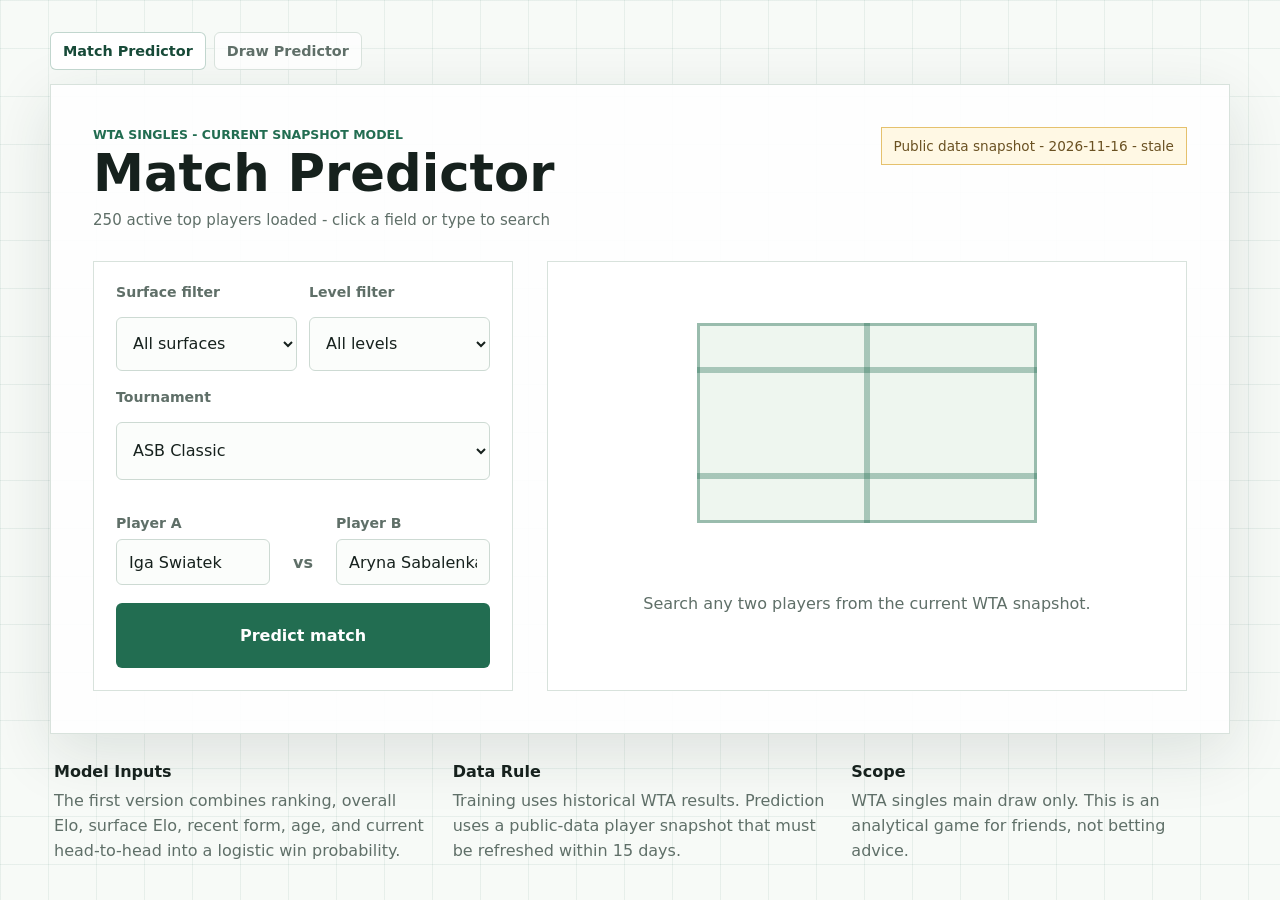
<file: index.html>
<!doctype html>
<html lang="en">
  <head>
    <meta charset="utf-8" />
    <meta name="viewport" content="width=device-width, initial-scale=1" />
    <title>WTA Match Predictor</title>
    <meta
      name="description"
      content="A WTA singles match predictor using a logistic model and current player snapshots."
    />
    <link rel="stylesheet" href="./styles.css" />
  </head>
  <body>
    <main class="shell">
      <nav class="top-nav" aria-label="Main navigation">
        <a class="nav-link is-active" href="./index.html" aria-current="page">Match Predictor</a>
        <a class="nav-link" href="./draw.html">Draw Predictor</a>
      </nav>

      <section class="workspace" aria-labelledby="app-title">
        <div class="masthead">
          <div>
            <p class="eyebrow">WTA singles - current snapshot model</p>
            <h1 id="app-title">Match Predictor</h1>
            <p class="subtle" id="player-pool-status">Loading player pool</p>
          </div>
          <div class="status-pill" id="snapshot-status">Loading data</div>
        </div>

        <div class="prediction-layout">
          <form class="control-panel" id="predict-form">
            <div class="filter-grid">
              <div class="field">
                <label for="surface-filter">Surface filter</label>
                <select id="surface-filter" name="surface-filter">
                  <option value="all">All surfaces</option>
                  <option value="hard">Hard</option>
                  <option value="clay">Clay</option>
                  <option value="grass">Grass</option>
                </select>
              </div>

              <div class="field">
                <label for="level-filter">Level filter</label>
                <select id="level-filter" name="level-filter">
                  <option value="all">All levels</option>
                  <option value="grand_slam">Grand Slam</option>
                  <option value="1000">WTA 1000</option>
                  <option value="500">WTA 500</option>
                  <option value="250">WTA 250</option>
                  <option value="finals">WTA Finals</option>
                </select>
              </div>
            </div>

            <div class="field">
              <label for="tournament">Tournament</label>
              <select id="tournament" name="tournament" required>
                <option value="">Loading tournaments</option>
              </select>
            </div>

            <div class="versus-grid">
              <div class="field">
                <label for="player-a">Player A</label>
                <div class="player-combobox">
                  <input
                    id="player-a"
                    name="player-a"
                    autocomplete="off"
                    aria-controls="player-a-menu"
                    aria-expanded="false"
                    placeholder="Iga Swiatek"
                    required
                  />
                  <div class="player-menu" id="player-a-menu" role="listbox" hidden></div>
                </div>
              </div>

              <div class="vs-mark" aria-hidden="true">vs</div>

              <div class="field">
                <label for="player-b">Player B</label>
                <div class="player-combobox">
                  <input
                    id="player-b"
                    name="player-b"
                    autocomplete="off"
                    aria-controls="player-b-menu"
                    aria-expanded="false"
                    placeholder="Aryna Sabalenka"
                    required
                  />
                  <div class="player-menu" id="player-b-menu" role="listbox" hidden></div>
                </div>
              </div>
            </div>

            <datalist id="players-list"></datalist>

            <button class="primary-action" type="submit">Predict match</button>
          </form>

          <section class="result-panel" id="result-panel" aria-live="polite">
            <div class="empty-state">
              <div class="court-lines" aria-hidden="true"></div>
              <p>Search any two players from the current WTA snapshot.</p>
            </div>
          </section>
        </div>
      </section>

      <section class="details-band">
        <div>
          <h2>Model Inputs</h2>
          <p>
            The first version combines ranking, overall Elo, surface Elo, recent form,
            age, and current head-to-head into a logistic win probability.
          </p>
        </div>
        <div>
          <h2>Data Rule</h2>
          <p>
            Training uses historical WTA results. Prediction uses a public-data
            player snapshot that must be refreshed within 15 days.
          </p>
        </div>
        <div>
          <h2>Scope</h2>
          <p>
            WTA singles main draw only. This is an analytical game for friends, not
            betting advice.
          </p>
        </div>
      </section>
    </main>

    <script src="./app.js" type="module"></script>
  </body>
</html>
</file>
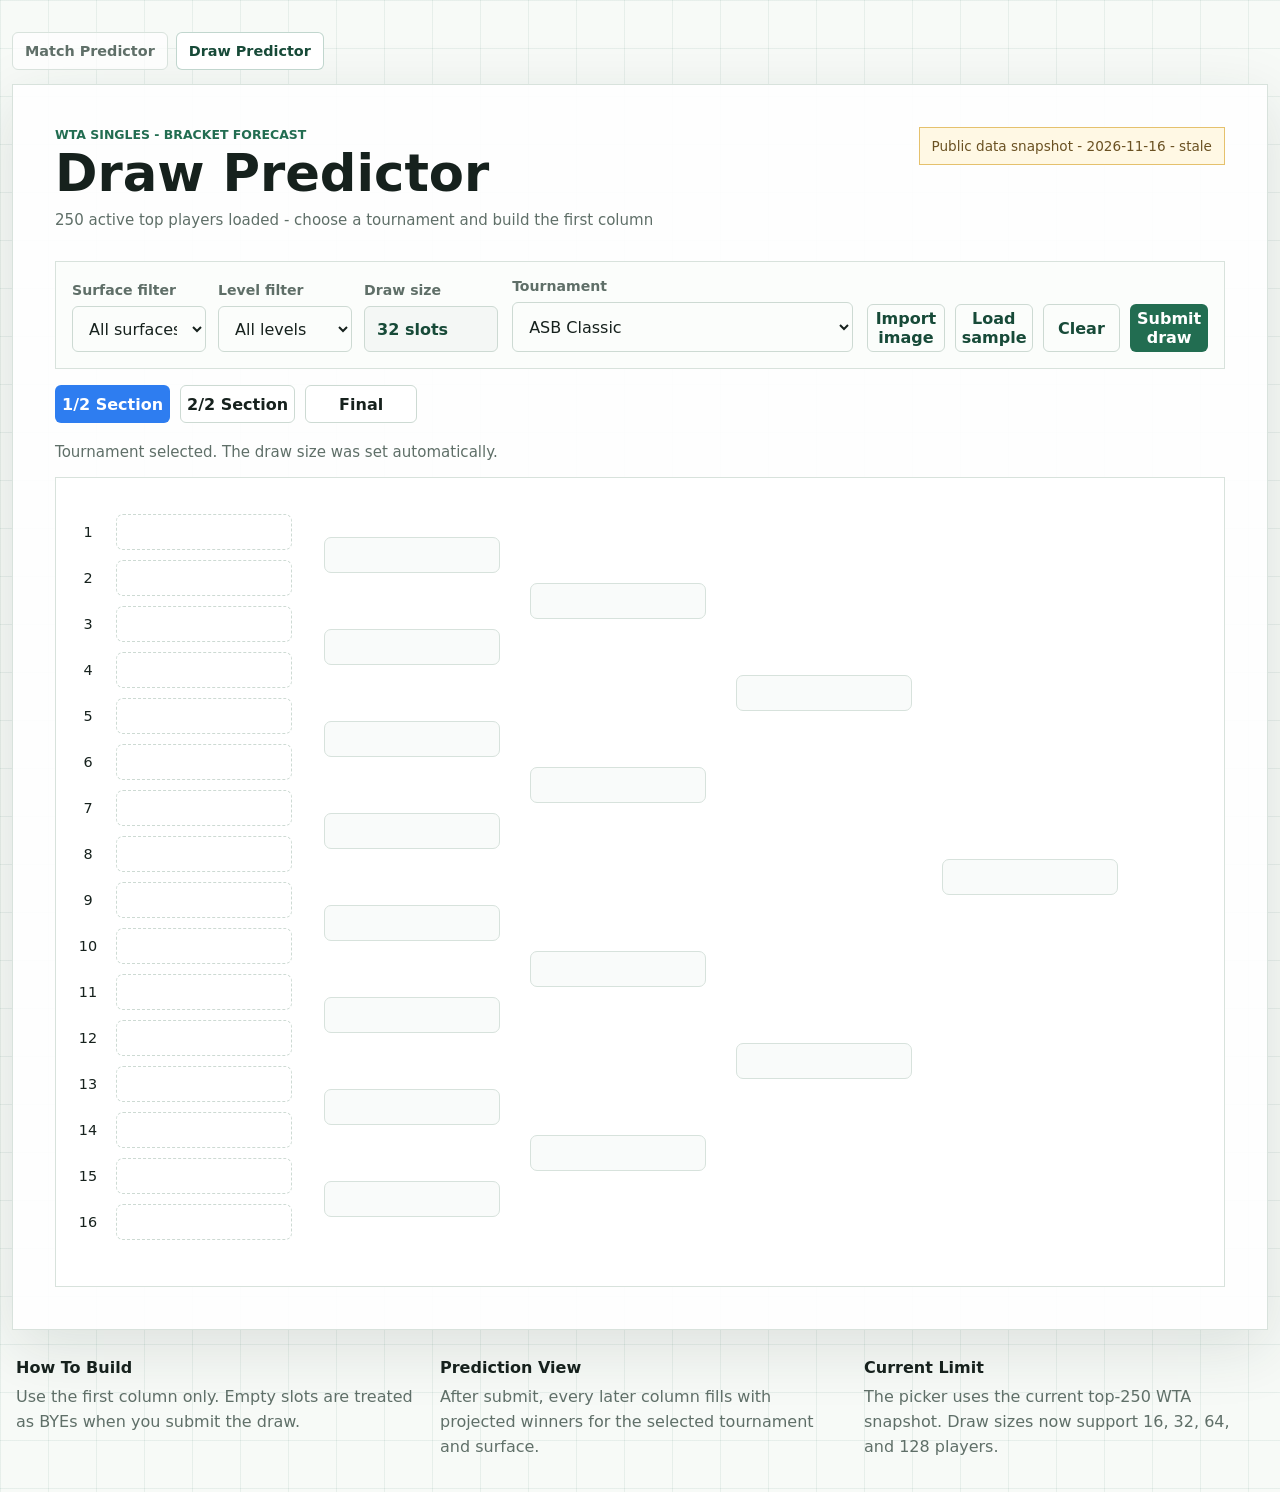
<file: draw.html>
<!doctype html>
<html lang="en">
  <head>
    <meta charset="utf-8" />
    <meta name="viewport" content="width=device-width, initial-scale=1" />
    <title>WTA Draw Predictor</title>
    <meta
      name="description"
      content="A WTA singles draw predictor using the same current snapshot model as the match predictor."
    />
    <link rel="stylesheet" href="./styles.css" />
  </head>
  <body>
    <main class="shell shell-wide">
      <nav class="top-nav" aria-label="Main navigation">
        <a class="nav-link" href="./index.html">Match Predictor</a>
        <a class="nav-link is-active" href="./draw.html" aria-current="page">Draw Predictor</a>
      </nav>

      <section class="workspace" aria-labelledby="app-title">
        <div class="masthead">
          <div>
            <p class="eyebrow">WTA singles - bracket forecast</p>
            <h1 id="app-title">Draw Predictor</h1>
            <p class="subtle" id="draw-pool-status">Loading player pool</p>
          </div>
          <div class="status-pill" id="snapshot-status">Loading data</div>
        </div>

        <form class="draw-builder" id="draw-form">
          <div class="draw-toolbar">
            <div class="filter-grid draw-filter-grid">
              <div class="field">
                <label for="surface-filter">Surface filter</label>
                <select id="surface-filter" name="surface-filter">
                  <option value="all">All surfaces</option>
                  <option value="hard">Hard</option>
                  <option value="clay">Clay</option>
                  <option value="grass">Grass</option>
                </select>
              </div>

              <div class="field">
                <label for="level-filter">Level filter</label>
                <select id="level-filter" name="level-filter">
                  <option value="all">All levels</option>
                  <option value="grand_slam">Grand Slam</option>
                  <option value="1000">WTA 1000</option>
                  <option value="500">WTA 500</option>
                  <option value="250">WTA 250</option>
                  <option value="finals">WTA Finals</option>
                </select>
              </div>

              <div class="field">
                <span class="field-label">Draw size</span>
                <output class="draw-size-display" id="draw-size-display">Auto</output>
              </div>
            </div>

            <div class="field">
              <label for="tournament">Tournament</label>
              <select id="tournament" name="tournament" required>
                <option value="">Loading tournaments</option>
              </select>
            </div>

            <div class="draw-actions">
              <button class="secondary-action" type="button" id="import-image">Import image</button>
              <button class="secondary-action" type="button" id="sample-draw">Load sample</button>
              <button class="secondary-action" type="button" id="clear-draw">Clear</button>
              <button class="primary-action" type="submit">Submit draw</button>
            </div>
          </div>

          <div class="section-tabs" id="section-tabs" aria-label="Draw sections"></div>

          <p class="subtle draw-note" id="draw-note">
            Click a first-column slot to choose a player. Paste a copied name list into the picker to fill downward from that slot.
          </p>

          <div class="bracket-shell">
            <div class="bracket-board" id="bracket-board" aria-live="polite"></div>
          </div>

          <div class="slot-picker" id="slot-picker" hidden>
            <div class="slot-picker-head">
              <strong id="slot-picker-title">Slot</strong>
              <button type="button" class="icon-action" id="close-picker" aria-label="Close player picker">x</button>
            </div>
            <input id="slot-search" type="search" autocomplete="off" placeholder="Search player name" />
            <p class="picker-hint">Paste multiple names here to fill slots downward. Use BYE or a blank line for empty slots.</p>
            <div class="slot-options" id="slot-options" role="listbox"></div>
          </div>

          <div class="import-modal" id="import-modal" hidden>
            <div class="import-panel">
              <div class="slot-picker-head">
                <strong>Import English Draw Image</strong>
                <button type="button" class="icon-action" id="close-import" aria-label="Close image import">x</button>
              </div>

              <div class="import-dropzone" id="import-dropzone" tabindex="0">
                <input id="draw-image-file" type="file" accept="image/*" hidden />
                <button class="secondary-action" type="button" id="choose-image">Choose image</button>
                <p class="subtle">Paste, drop, or choose an English draw image.</p>
              </div>

              <img class="import-preview" id="import-preview" alt="Draw image preview" hidden />

              <div class="field">
                <label for="ocr-scope">Image area</label>
                <select id="ocr-scope">
                  <option value="auto">Auto detect</option>
                  <option value="left">Left entry column</option>
                  <option value="full">Full image</option>
                </select>
              </div>

              <div class="import-actions">
                <button class="primary-action" type="button" id="recognize-image">Recognize image</button>
                <button class="secondary-action" type="button" id="match-ocr-text">Match names</button>
              </div>

              <p class="subtle" id="ocr-status">No image selected.</p>

              <div class="field">
                <label for="ocr-text">Recognized text</label>
                <textarea id="ocr-text" rows="8" placeholder="OCR text appears here"></textarea>
              </div>

              <div class="import-apply-row">
                <div class="field">
                  <label for="ocr-start-slot">Start slot</label>
                  <input id="ocr-start-slot" type="number" min="1" value="1" />
                </div>
                <button class="primary-action" type="button" id="apply-ocr-import">Apply to draw</button>
              </div>

              <div class="ocr-match-list" id="ocr-matches"></div>
            </div>
          </div>
        </form>

        <section class="draw-summary" id="draw-summary" hidden></section>
      </section>

      <section class="details-band">
        <div>
          <h2>How To Build</h2>
          <p>
            Use the first column only. Empty slots are treated as BYEs when you
            submit the draw.
          </p>
        </div>
        <div>
          <h2>Prediction View</h2>
          <p>
            After submit, every later column fills with projected winners for the
            selected tournament and surface.
          </p>
        </div>
        <div>
          <h2>Current Limit</h2>
          <p>
            The picker uses the current top-250 WTA snapshot. Draw sizes now support
            16, 32, 64, and 128 players.
          </p>
        </div>
      </section>
    </main>

    <script src="./draw.js" type="module"></script>
  </body>
</html>
</file>
<file: styles.css>
:root {
  color-scheme: light;
  --ink: #16211d;
  --muted: #5f6f68;
  --line: #d8e2dc;
  --surface: #f7faf7;
  --panel: #ffffff;
  --green: #226d51;
  --green-dark: #174a38;
  --clay: #c95d35;
  --gold: #b99042;
  --blue: #2d638f;
  --shadow: 0 18px 60px rgba(24, 47, 39, 0.12);
  font-family:
    Inter, ui-sans-serif, system-ui, -apple-system, BlinkMacSystemFont, "Segoe UI",
    sans-serif;
}

* {
  box-sizing: border-box;
}

body {
  margin: 0;
  min-height: 100vh;
  color: var(--ink);
  background:
    linear-gradient(90deg, rgba(34, 109, 81, 0.08) 1px, transparent 1px),
    linear-gradient(rgba(34, 109, 81, 0.08) 1px, transparent 1px),
    var(--surface);
  background-size: 48px 48px;
}

button,
input,
select {
  font: inherit;
}

textarea {
  font: inherit;
}

.top-nav {
  display: flex;
  flex-wrap: wrap;
  gap: 8px;
  margin-bottom: 14px;
}

.nav-link {
  display: inline-flex;
  min-height: 38px;
  align-items: center;
  justify-content: center;
  padding: 8px 12px;
  border: 1px solid var(--line);
  border-radius: 6px;
  background: rgba(255, 255, 255, 0.72);
  color: var(--muted);
  font-size: 0.9rem;
  font-weight: 780;
  text-decoration: none;
}

.nav-link:hover,
.nav-link.is-active {
  border-color: rgba(34, 109, 81, 0.28);
  background: #ffffff;
  color: var(--green-dark);
}

.player-combobox {
  position: relative;
}

.player-menu {
  position: absolute;
  z-index: 20;
  top: calc(100% + 6px);
  left: 0;
  right: 0;
  max-height: 250px;
  overflow-y: auto;
  border: 1px solid #cddad3;
  border-radius: 6px;
  background: #ffffff;
  box-shadow: 0 14px 34px rgba(24, 47, 39, 0.16);
}

.player-option {
  display: flex;
  width: 100%;
  min-height: 38px;
  align-items: center;
  justify-content: space-between;
  gap: 10px;
  padding: 8px 10px;
  border: 0;
  border-radius: 0;
  background: transparent;
  color: var(--ink);
  text-align: left;
  cursor: pointer;
}

.player-option:hover,
.player-option:focus {
  background: #eef6ef;
}

.player-option span:first-child {
  overflow: hidden;
  min-width: 0;
  text-overflow: ellipsis;
  white-space: nowrap;
}

.player-rank {
  flex: none;
  color: var(--muted);
  font-size: 0.82rem;
  font-weight: 750;
}

.player-empty {
  padding: 12px;
  color: var(--muted);
  font-size: 0.9rem;
}

.shell {
  width: min(1180px, calc(100% - 32px));
  margin: 0 auto;
  padding: 32px 0;
}

.shell-wide {
  width: min(1320px, calc(100% - 24px));
}

.workspace {
  padding: clamp(20px, 4vw, 42px);
  background: rgba(255, 255, 255, 0.9);
  border: 1px solid var(--line);
  box-shadow: var(--shadow);
}

.masthead {
  display: flex;
  align-items: flex-start;
  justify-content: space-between;
  gap: 24px;
  margin-bottom: 32px;
}

.eyebrow {
  margin: 0 0 6px;
  color: var(--green);
  font-size: 0.78rem;
  font-weight: 760;
  text-transform: uppercase;
}

.subtle {
  margin: 12px 0 0;
  color: var(--muted);
  font-size: 0.94rem;
}

h1,
h2,
p {
  margin-top: 0;
}

h1 {
  margin-bottom: 0;
  font-size: clamp(2rem, 4vw, 4.1rem);
  line-height: 1;
  letter-spacing: 0;
}

h2 {
  margin-bottom: 8px;
  font-size: 1rem;
}

.status-pill {
  min-width: 168px;
  padding: 10px 12px;
  border: 1px solid var(--line);
  background: #f4f7f5;
  color: var(--muted);
  font-size: 0.85rem;
  text-align: center;
}

.status-pill.is-stale {
  border-color: #e5c16d;
  background: #fff8e4;
  color: #6a5122;
}

.prediction-layout {
  display: grid;
  grid-template-columns: minmax(290px, 420px) 1fr;
  gap: clamp(20px, 3vw, 34px);
  align-items: stretch;
}

.draw-layout {
  display: grid;
  grid-template-columns: minmax(300px, 430px) 1fr;
  gap: clamp(20px, 3vw, 34px);
  align-items: start;
}

.control-panel,
.result-panel {
  border: 1px solid var(--line);
  background: var(--panel);
}

.control-panel {
  display: grid;
  gap: 18px;
  padding: 22px;
}

.filter-grid {
  display: grid;
  grid-template-columns: 1fr 1fr;
  gap: 12px;
}

.draw-filter-grid {
  grid-template-columns: repeat(3, minmax(0, 1fr));
}

.field {
  display: grid;
  gap: 8px;
}

label,
.field-label {
  color: var(--muted);
  font-size: 0.88rem;
  font-weight: 700;
}

input,
select,
textarea {
  width: 100%;
  min-height: 46px;
  padding: 10px 12px;
  border: 1px solid #cddad3;
  border-radius: 6px;
  background: #fbfdfb;
  color: var(--ink);
}

textarea {
  min-height: 260px;
  resize: vertical;
  line-height: 1.45;
}

.draw-size-display {
  display: grid;
  min-height: 46px;
  align-items: center;
  padding: 10px 12px;
  border: 1px solid #cddad3;
  border-radius: 6px;
  background: #f4f7f5;
  color: var(--green-dark);
  font-weight: 820;
}

#tournament {
  min-height: 50px;
}

input:focus,
select:focus,
textarea:focus,
button:focus-visible {
  outline: 3px solid rgba(34, 109, 81, 0.2);
  outline-offset: 2px;
}

.versus-grid {
  display: grid;
  grid-template-columns: 1fr 42px 1fr;
  gap: 12px;
  align-items: end;
}

.vs-mark {
  display: grid;
  place-items: center;
  min-height: 46px;
  color: var(--muted);
  font-weight: 800;
}

.primary-action {
  min-height: 48px;
  border: 0;
  border-radius: 6px;
  background: var(--green);
  color: #fff;
  font-weight: 800;
  cursor: pointer;
}

.primary-action:hover {
  background: var(--green-dark);
}

.secondary-action {
  min-height: 48px;
  border: 1px solid #cddad3;
  border-radius: 6px;
  background: #fbfdfb;
  color: var(--green-dark);
  font-weight: 800;
  cursor: pointer;
}

.secondary-action:hover {
  background: #eef6ef;
}

.action-row {
  display: grid;
  grid-template-columns: minmax(120px, 0.7fr) 1fr;
  gap: 12px;
}

.result-panel {
  min-height: 430px;
  padding: clamp(20px, 3vw, 34px);
}

.draw-result-panel {
  overflow: hidden;
}

.draw-builder {
  display: grid;
  gap: 16px;
}

.draw-toolbar {
  display: grid;
  grid-template-columns: minmax(320px, 1fr) minmax(260px, 0.8fr) minmax(300px, 0.8fr);
  gap: 14px;
  align-items: end;
  padding: 16px;
  border: 1px solid var(--line);
  background: #fbfdfb;
}

.draw-actions {
  display: grid;
  grid-template-columns: repeat(4, minmax(0, 1fr));
  gap: 10px;
}

.section-tabs {
  display: flex;
  gap: 10px;
  overflow-x: auto;
  padding-bottom: 4px;
}

.section-tab {
  flex: 0 0 auto;
  min-width: 112px;
  min-height: 38px;
  border: 1px solid #cddad3;
  border-radius: 6px;
  background: #ffffff;
  color: var(--ink);
  font-weight: 760;
  cursor: pointer;
}

.section-tab:hover,
.section-tab.is-active {
  border-color: transparent;
  background: #2e7df0;
  color: #ffffff;
}

.draw-note {
  margin: 0;
}

.draw-note.is-error {
  padding: 10px 12px;
  border-left: 4px solid var(--gold);
  background: #fffaf0;
  color: #6a5122;
}

.bracket-shell {
  overflow-x: auto;
  overflow-y: hidden;
  border: 1px solid var(--line);
  background: #ffffff;
  padding: 18px;
}

.bracket-board {
  position: relative;
  min-width: 1060px;
}

.section-board {
  height: 764px;
}

.final-board {
  height: 570px;
}

.slot-number {
  position: absolute;
  top: var(--y);
  left: var(--x);
  display: grid;
  width: 28px;
  height: 36px;
  place-items: center;
  color: var(--ink);
  font-size: 0.9rem;
}

.final-seed-number {
  color: var(--muted);
  font-weight: 760;
}

.bracket-cell {
  position: absolute;
  top: var(--y);
  left: var(--x);
  display: grid;
  width: 176px;
  height: 36px;
  grid-template-columns: minmax(0, 1fr) auto;
  gap: 8px;
  align-items: center;
  padding: 0 10px;
  border-radius: 7px;
  line-height: 1;
}

.bracket-cell span {
  overflow: hidden;
  text-overflow: ellipsis;
  white-space: nowrap;
}

.bracket-cell em {
  color: inherit;
  font-size: 0.75rem;
  font-style: normal;
  font-weight: 800;
  opacity: 0.78;
}

.entry-cell {
  border: 1px dashed #cddad3;
  background: #ffffff;
  color: var(--muted);
  cursor: pointer;
}

.entry-cell:hover,
.entry-cell:focus-visible {
  border-style: solid;
  border-color: rgba(34, 109, 81, 0.5);
  background: #eef6ef;
}

.entry-cell.has-player {
  border-color: transparent;
  background: linear-gradient(135deg, #1799df, #36b9ec);
  color: #ffffff;
  font-weight: 820;
}

.projected-cell {
  border: 1px solid #d7e2dc;
  background: #f9fbfa;
  color: #9aa6a0;
}

.projected-cell.has-winner {
  border-color: #1f2925;
  background: #ffffff;
  color: var(--ink);
  font-weight: 820;
}

.slot-picker {
  position: fixed;
  z-index: 50;
  display: grid;
  width: 330px;
  gap: 10px;
  padding: 12px;
  border: 1px solid var(--line);
  border-radius: 8px;
  background: #ffffff;
  box-shadow: 0 18px 50px rgba(24, 47, 39, 0.2);
}

.slot-picker[hidden] {
  display: none;
}

.slot-picker-head {
  display: flex;
  align-items: center;
  justify-content: space-between;
  gap: 12px;
}

.picker-hint {
  margin: -2px 0 0;
  color: var(--muted);
  font-size: 0.78rem;
  line-height: 1.35;
}

.icon-action {
  display: grid;
  width: 30px;
  height: 30px;
  place-items: center;
  border: 1px solid var(--line);
  border-radius: 50%;
  background: #fbfdfb;
  color: var(--muted);
  cursor: pointer;
}

.icon-action:hover {
  background: #eef6ef;
  color: var(--green-dark);
}

.slot-options {
  display: grid;
  max-height: 290px;
  overflow-y: auto;
  border: 1px solid var(--line);
  border-radius: 6px;
}

.slot-option {
  display: flex;
  min-height: 38px;
  align-items: center;
  justify-content: space-between;
  gap: 10px;
  padding: 8px 10px;
  border: 0;
  border-radius: 0;
  background: #ffffff;
  color: var(--ink);
  text-align: left;
  cursor: pointer;
}

.slot-option + .slot-option {
  border-top: 1px solid #edf2ef;
}

.slot-option:hover,
.slot-option:focus {
  background: #eef6ef;
}

.slot-option em {
  flex: none;
  color: var(--muted);
  font-size: 0.8rem;
  font-style: normal;
  font-weight: 760;
}

.is-empty-option {
  color: var(--muted);
}

.import-modal {
  position: fixed;
  z-index: 70;
  inset: 0;
  display: grid;
  place-items: center;
  padding: 18px;
  background: rgba(15, 27, 23, 0.42);
}

.import-modal[hidden] {
  display: none;
}

.import-panel {
  display: grid;
  width: min(760px, 100%);
  max-height: min(860px, calc(100vh - 36px));
  gap: 14px;
  overflow-y: auto;
  padding: 18px;
  border: 1px solid var(--line);
  border-radius: 8px;
  background: #ffffff;
  box-shadow: 0 24px 70px rgba(24, 47, 39, 0.28);
}

.import-dropzone {
  display: grid;
  min-height: 118px;
  place-items: center;
  padding: 18px;
  border: 1px dashed #b9c9c0;
  border-radius: 8px;
  background: #f8fbf9;
  text-align: center;
}

.import-dropzone.is-dragging {
  border-color: var(--green);
  background: #eef6ef;
}

.import-dropzone .subtle {
  margin: 8px 0 0;
}

.import-preview {
  width: 100%;
  max-height: 220px;
  object-fit: contain;
  border: 1px solid var(--line);
  border-radius: 6px;
  background: #fbfdfb;
}

.import-actions,
.import-apply-row {
  display: grid;
  grid-template-columns: 1fr 1fr;
  gap: 10px;
  align-items: end;
}

.ocr-match-list {
  display: grid;
  max-height: 260px;
  overflow-y: auto;
  border: 1px solid var(--line);
  border-radius: 6px;
}

.ocr-match-row {
  display: grid;
  grid-template-columns: 36px minmax(120px, 1fr) minmax(140px, 1fr) 96px;
  gap: 10px;
  align-items: center;
  min-height: 40px;
  padding: 8px 10px;
  background: #ffffff;
}

.ocr-match-row + .ocr-match-row {
  border-top: 1px solid #edf2ef;
}

.ocr-match-row span,
.ocr-match-row em {
  overflow: hidden;
  color: var(--muted);
  font-size: 0.82rem;
  font-style: normal;
  text-overflow: ellipsis;
  white-space: nowrap;
}

.ocr-match-row strong {
  overflow: hidden;
  text-overflow: ellipsis;
  white-space: nowrap;
}

.ocr-match-row.is-missing strong {
  color: #9a5f18;
}

.ocr-match-row.is-qualifier strong,
.ocr-match-row.is-external strong {
  color: var(--green-dark);
}

.draw-summary {
  margin-top: 28px;
  padding-top: 26px;
  border-top: 1px solid var(--line);
}

.summary-grid {
  display: grid;
  grid-template-columns: minmax(0, 1.15fr) minmax(300px, 0.85fr);
  gap: 22px;
}

.empty-state {
  display: grid;
  min-height: 360px;
  place-items: center;
  color: var(--muted);
  text-align: center;
}

.court-lines {
  width: min(340px, 100%);
  aspect-ratio: 1.7;
  margin-bottom: 18px;
  border: 3px solid rgba(34, 109, 81, 0.42);
  background:
    linear-gradient(90deg, transparent 49%, rgba(34, 109, 81, 0.35) 49% 51%, transparent 51%),
    linear-gradient(transparent 21%, rgba(34, 109, 81, 0.35) 21% 24%, transparent 24% 76%, rgba(34, 109, 81, 0.35) 76% 79%, transparent 79%),
    #eef6ef;
}

.winner-line {
  display: flex;
  align-items: center;
  justify-content: space-between;
  gap: 18px;
  margin-bottom: 28px;
}

.winner-name {
  margin-bottom: 4px;
  font-size: clamp(1.4rem, 3vw, 2.6rem);
  line-height: 1.05;
  overflow-wrap: anywhere;
}

.winner-meta {
  margin: 0;
  color: var(--muted);
}

.probability {
  min-width: 132px;
  color: var(--green-dark);
  font-size: clamp(2rem, 5vw, 4.2rem);
  font-weight: 900;
  line-height: 1;
  text-align: right;
}

.bars {
  display: grid;
  gap: 12px;
  margin-bottom: 28px;
}

.bar-row {
  display: grid;
  grid-template-columns: minmax(110px, 170px) 1fr 58px;
  gap: 12px;
  align-items: center;
}

.bar-row strong {
  overflow: hidden;
  text-overflow: ellipsis;
  white-space: nowrap;
}

.bar-track {
  height: 14px;
  overflow: hidden;
  border-radius: 999px;
  background: #e8eee9;
}

.bar-fill {
  height: 100%;
  border-radius: inherit;
  background: var(--green);
}

.bar-fill.alt {
  background: var(--clay);
}

.explain-grid {
  display: grid;
  grid-template-columns: repeat(3, minmax(0, 1fr));
  gap: 12px;
}

.metric {
  padding: 14px;
  border: 1px solid var(--line);
  background: #fbfdfb;
}

.metric-label {
  margin-bottom: 8px;
  color: var(--muted);
  font-size: 0.82rem;
  font-weight: 760;
}

.metric-value {
  margin: 0;
  font-size: 1.1rem;
  font-weight: 830;
  overflow-wrap: anywhere;
}

.warning {
  margin-top: 18px;
  padding: 12px;
  border-left: 4px solid var(--gold);
  background: #fffaf0;
  color: #6a5122;
}

.draw-section {
  margin-top: 28px;
}

.draw-section h2 {
  margin-bottom: 12px;
}

.path-strip {
  display: grid;
  grid-template-columns: repeat(auto-fit, minmax(140px, 1fr));
  gap: 10px;
}

.path-step {
  display: grid;
  gap: 5px;
  min-height: 96px;
  padding: 12px;
  border: 1px solid var(--line);
  background: #fbfdfb;
}

.path-step span,
.path-step em,
.odds-row span,
.odds-row em,
.match-player em {
  color: var(--muted);
  font-size: 0.82rem;
  font-style: normal;
  font-weight: 780;
}

.path-step strong {
  align-self: center;
  line-height: 1.2;
  overflow: hidden;
  text-overflow: ellipsis;
}

.odds-table {
  display: grid;
  gap: 8px;
}

.odds-row {
  display: grid;
  grid-template-columns: 24px minmax(120px, 1fr) minmax(90px, 0.8fr) 42px;
  gap: 10px;
  align-items: center;
  min-height: 38px;
}

.odds-row strong {
  overflow: hidden;
  text-overflow: ellipsis;
  white-space: nowrap;
}

.mini-track {
  height: 8px;
  overflow: hidden;
  border-radius: 999px;
  background: #e8eee9;
}

.mini-fill {
  height: 100%;
  border-radius: inherit;
  background: var(--blue);
}

.rounds-grid {
  display: grid;
  grid-auto-columns: minmax(220px, 1fr);
  grid-auto-flow: column;
  gap: 14px;
  overflow-x: auto;
  padding-bottom: 6px;
}

.round-column {
  min-width: 220px;
}

.round-column h3 {
  margin: 0 0 10px;
  color: var(--muted);
  font-size: 0.86rem;
  text-transform: uppercase;
}

.round-matches {
  display: grid;
  gap: 10px;
}

.draw-match {
  border: 1px solid var(--line);
  background: #fbfdfb;
}

.match-player {
  display: grid;
  grid-template-columns: minmax(0, 1fr) 44px;
  gap: 8px;
  align-items: center;
  min-height: 36px;
  padding: 8px 10px;
  color: var(--muted);
}

.match-player + .match-player {
  border-top: 1px solid var(--line);
}

.match-player span {
  overflow: hidden;
  text-overflow: ellipsis;
  white-space: nowrap;
}

.match-player.is-winner {
  color: var(--ink);
  font-weight: 850;
}

.match-player.is-winner em {
  color: var(--green-dark);
}

.match-player.is-bye {
  background: #f4f7f5;
  color: #88958f;
}

.details-band {
  display: grid;
  grid-template-columns: repeat(3, minmax(0, 1fr));
  gap: 24px;
  padding: 28px 4px 0;
}

.details-band p {
  margin-bottom: 0;
  color: var(--muted);
  line-height: 1.55;
}

@media (max-width: 860px) {
  .masthead,
  .winner-line {
    display: grid;
  }

  .prediction-layout,
  .draw-layout,
  .draw-toolbar,
  .details-band,
  .explain-grid,
  .filter-grid,
  .summary-grid {
    grid-template-columns: 1fr;
  }

  .versus-grid {
    grid-template-columns: 1fr;
  }

  .vs-mark {
    min-height: 24px;
  }

  .probability {
    text-align: left;
  }

  .bar-row {
    grid-template-columns: 1fr;
    gap: 6px;
  }

  .action-row,
  .draw-actions,
  .import-actions,
  .import-apply-row,
  .odds-row {
    grid-template-columns: 1fr;
  }

  .ocr-match-row {
    grid-template-columns: 32px 1fr;
  }

  .bracket-shell {
    padding: 12px;
  }
}
</file>
